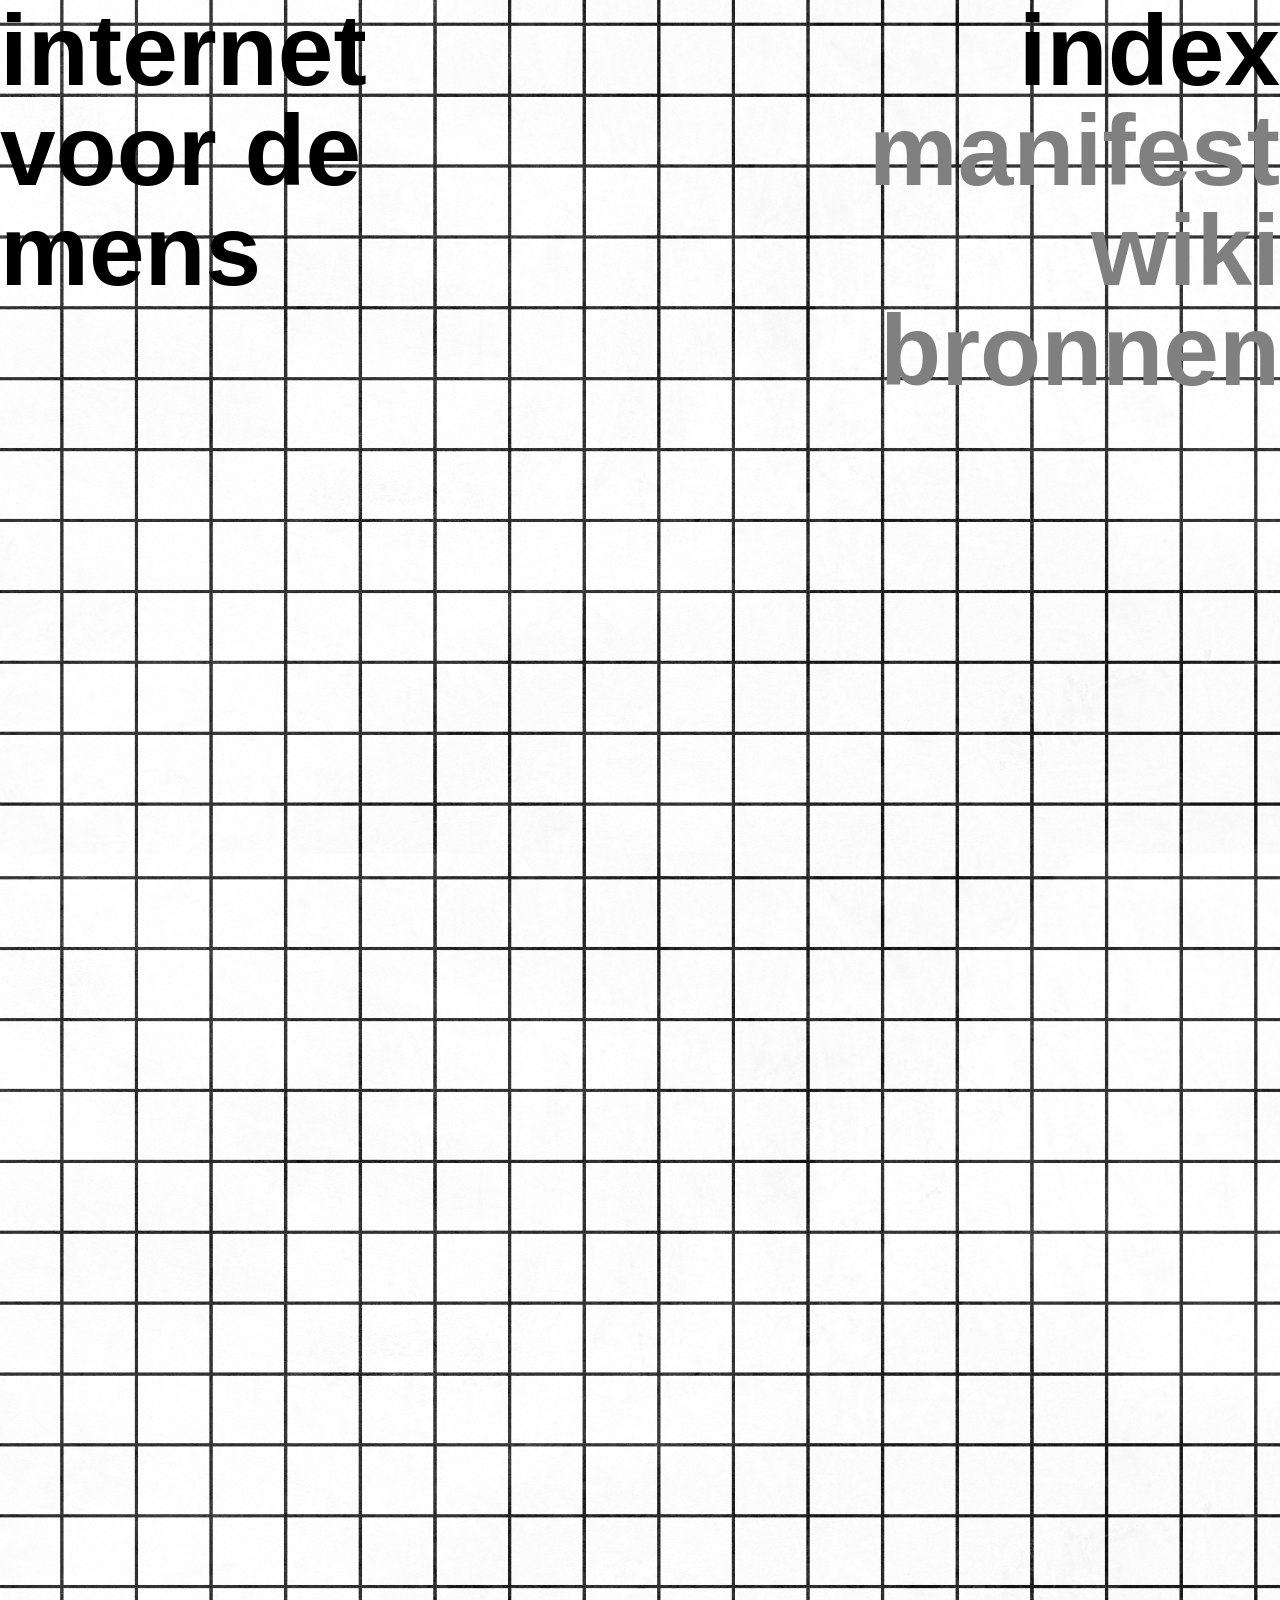
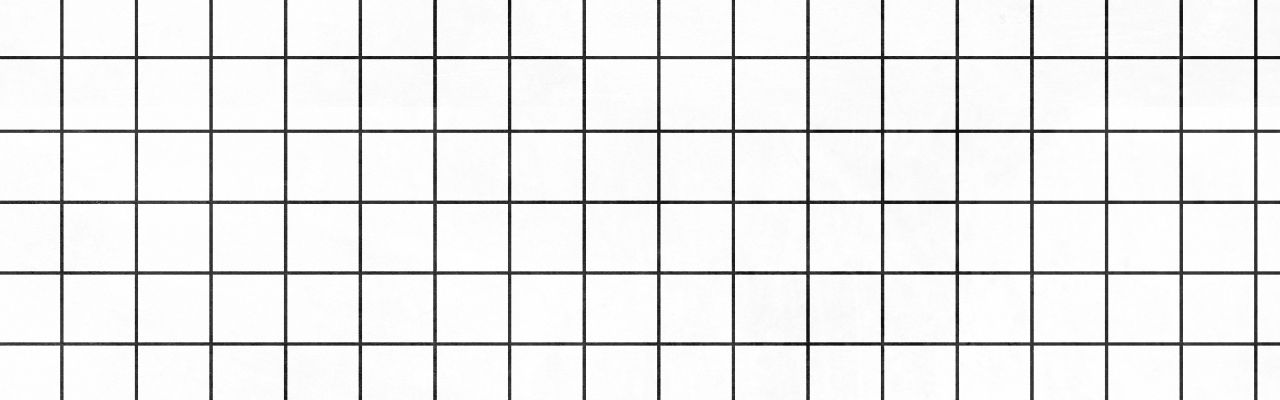
<file: index.html>
<!DOCTYPE html>
<html lang="en">
<head>
    <meta charset="UTF-8">
    <meta name="viewport" content="width=device-width, initial-scale=1.0">
    <title>internetVOORdemens</title>
<link rel="stylesheet" href="style/style.css"></head>

<body>

<header class="heading">
   <h1>
        internet<br>
        voor de<br>
        mens
    </h1>

 



    <nav>
        <h2><a href="index.html"class="active">index</a></h2>
        <h2><a href="manifest.html" >manifest</a></h2>
        <h2><a href="wiki.html">wiki</a></h2>
        <h2><a href="bronnen.html">bronnen</a></h2>

    </nav>
</header>


  

</body>
</html>
</file>
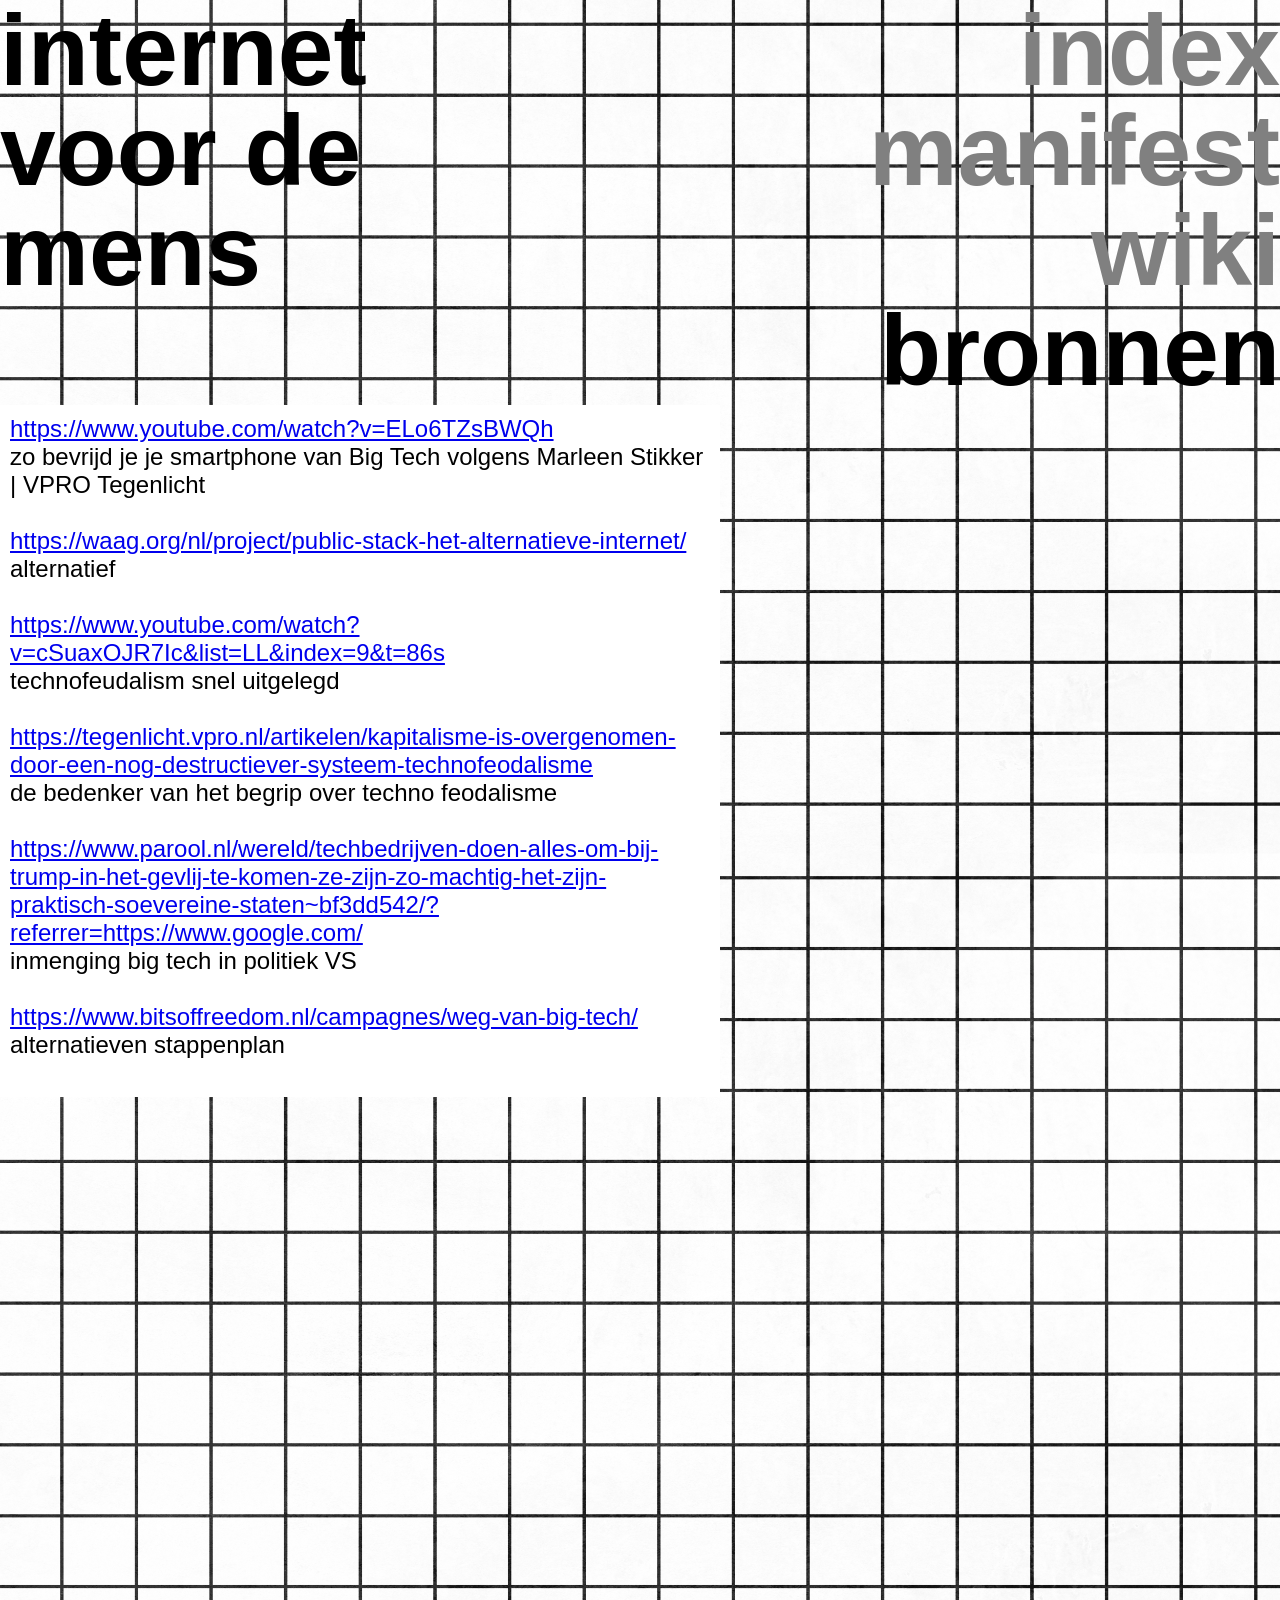
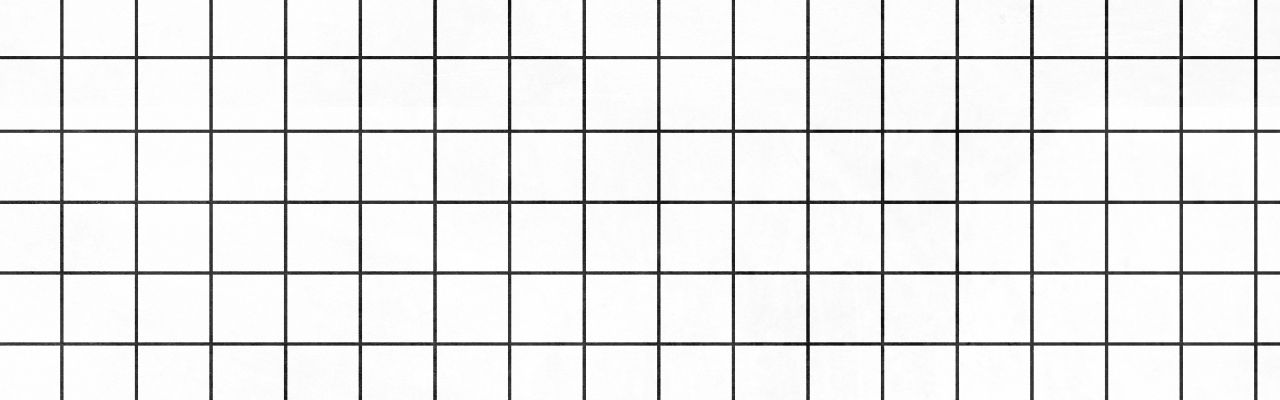
<file: bronnen.html>
<!DOCTYPE html>
<html lang="en">
<head>
    <meta charset="UTF-8">
    <meta name="viewport" content="width=device-width, initial-scale=1.0">
    <title>internetVOORdemens</title>
<link rel="stylesheet" href="style/style.css"></head>

<body>
<header class="heading">
   <h1>
        internet<br>
        voor de<br>
        mens
    </h1>

    <nav>

        <h2><a href="index.html">index</a></h2>
        <h2><a href="manifest.html" >manifest</a></h2>
        <h2><a href="wiki.html">wiki</a></h2>
        <h2><a href="bronnen.html"class="active">bronnen</a></h2>

    </nav>

 
</header>

<main>
<p>
   <a href="https://www.youtube.com/watch?v=ELo6TZsBWQh">https://www.youtube.com/watch?v=ELo6TZsBWQh </a> <br>
    zo bevrijd je je smartphone van Big Tech volgens Marleen Stikker | VPRO Tegenlicht <br><br>

    <a href="https://waag.org/nl/project/public-stack-het-alternatieve-internet/">https://waag.org/nl/project/public-stack-het-alternatieve-internet/</a> <br>
alternatief <br><br>

<a href="https://www.youtube.com/watch?v=cSuaxOJR7Ic&list=LL&index=9&t=86s ">https://www.youtube.com/watch?v=cSuaxOJR7Ic&list=LL&index=9&t=86s </a><br>

technofeudalism snel uitgelegd <br><br>


<a href="https://tegenlicht.vpro.nl/artikelen/kapitalisme-is-overgenomen-door-een-nog-destructiever-systeem-technofeodalisme">https://tegenlicht.vpro.nl/artikelen/kapitalisme-is-overgenomen-door-een-nog-destructiever-systeem-technofeodalisme</a><br>
de bedenker van het begrip over techno feodalisme <br><br>

<a href="https://www.parool.nl/wereld/techbedrijven-doen-alles-om-bij-trump-in-het-gevlij-te-komen-ze-zijn-zo-machtig-het-zijn-praktisch-soevereine-staten~bf3dd542/?referrer=https://www.google.com/">https://www.parool.nl/wereld/techbedrijven-doen-alles-om-bij-trump-in-het-gevlij-te-komen-ze-zijn-zo-machtig-het-zijn-praktisch-soevereine-staten~bf3dd542/?referrer=https://www.google.com/</a> <br>
inmenging big tech in politiek VS <br><br>


<a href="https://www.bitsoffreedom.nl/campagnes/weg-van-big-tech/">https://www.bitsoffreedom.nl/campagnes/weg-van-big-tech/</a> <br>
alternatieven stappenplan <br><br>

</p>
</main>

</body>
</html>
</file>
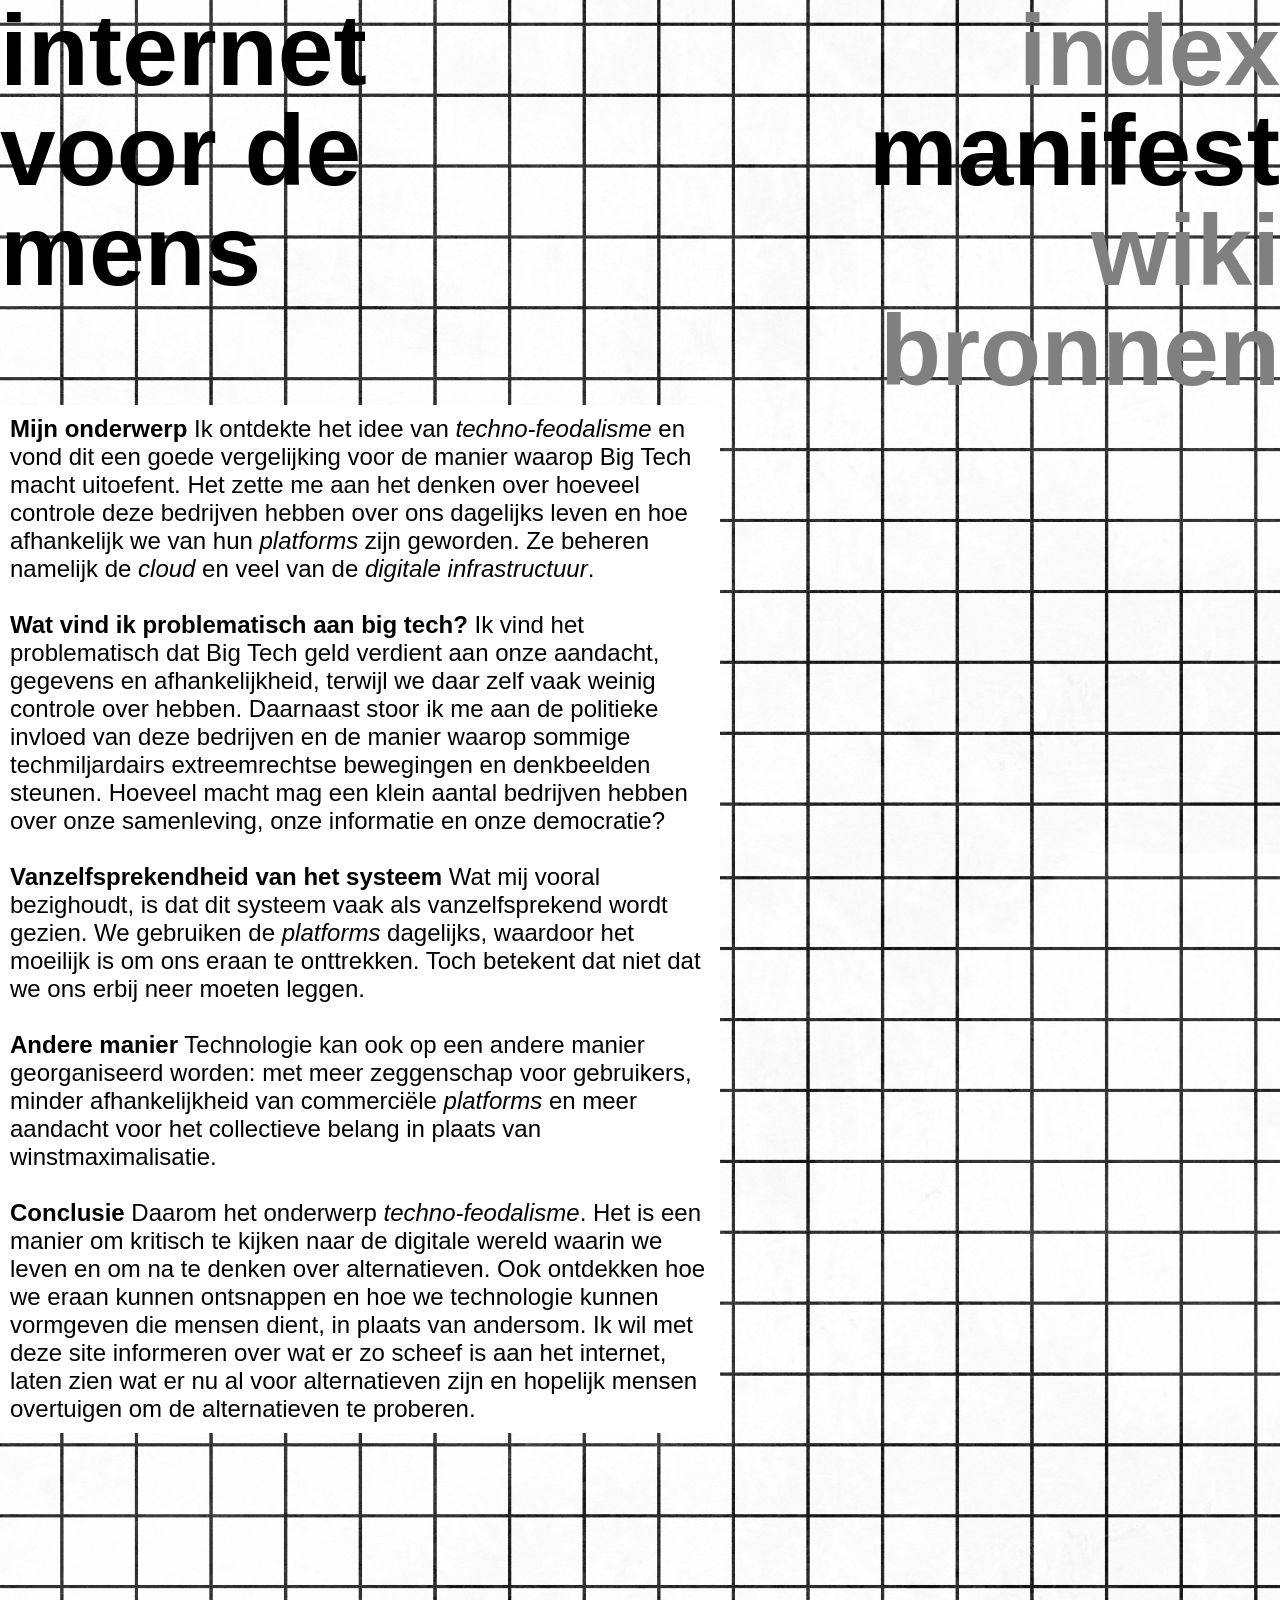
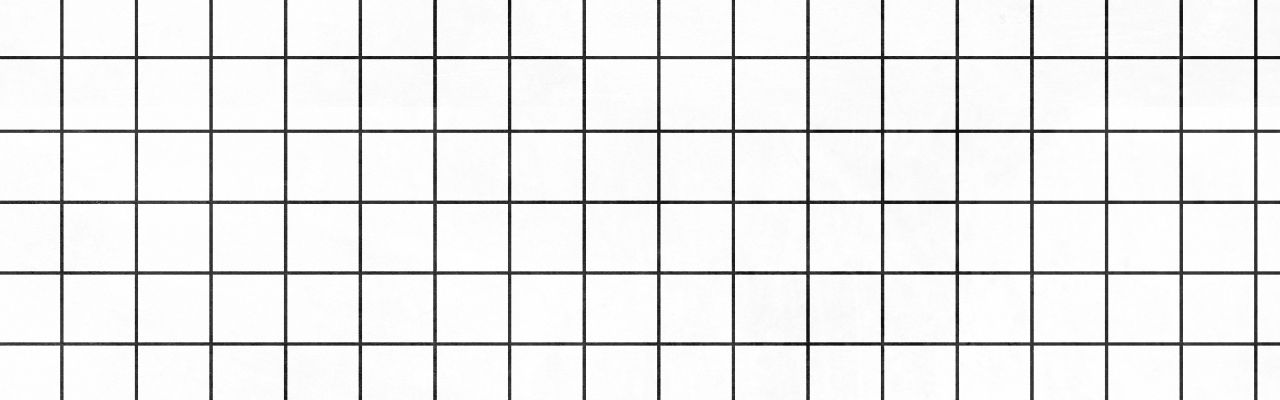
<file: manifest.html>
<!DOCTYPE html>
<html lang="en">
<head>
    <meta charset="UTF-8">
    <meta name="viewport" content="width=device-width, initial-scale=1.0">
    <title>internetVOORdemens</title>
<link rel="stylesheet" href="style/style.css"></head>


<body>
<header class="heading">
<h1>
        internet<br>
        voor de<br>
        mens
    </h1>

 

    <nav>
        <h2><a href="index.html">index</a></h2>
        <h2><a href="manifest.html" class="active">manifest</a></h2>
        <h2><a href="wiki.html">wiki</a></h2>
        <h2><a href="bronnen.html">bronnen</a></h2>

    </nav>
</header>

<p><strong>Mijn onderwerp</strong>

Ik ontdekte het idee van <em>techno-feodalisme</em> en vond dit een goede vergelijking voor de manier waarop Big Tech macht uitoefent. Het zette me aan het denken over hoeveel controle deze bedrijven hebben over ons dagelijks leven en hoe afhankelijk we van hun <em>platforms</em> zijn geworden. Ze beheren namelijk de <em>cloud</em> en veel van de <em>digitale infrastructuur</em>. <br><br> <strong>Wat vind ik problematisch aan big tech?</strong>

Ik vind het problematisch dat Big Tech geld verdient aan onze aandacht, gegevens en afhankelijkheid, terwijl we daar zelf vaak weinig controle over hebben. Daarnaast stoor ik me aan de politieke invloed van deze bedrijven en de manier waarop sommige techmiljardairs extreemrechtse bewegingen en denkbeelden steunen. Hoeveel macht mag een klein aantal bedrijven hebben over onze samenleving, onze informatie en onze democratie? <br><br>

     <strong>Vanzelfsprekendheid van het systeem</strong>


Wat mij vooral bezighoudt, is dat dit systeem vaak als vanzelfsprekend wordt gezien. We gebruiken de <em>platforms</em> dagelijks, waardoor het moeilijk is om ons eraan te onttrekken. Toch betekent dat niet dat we ons erbij neer moeten leggen.

<br><br> <strong>Andere manier</strong>

Technologie kan ook op een andere manier georganiseerd worden: met meer zeggenschap voor gebruikers, minder afhankelijkheid van commerciële <em>platforms</em> en meer aandacht voor het collectieve belang in plaats van winstmaximalisatie.

<br><br> <strong>Conclusie</strong> Daarom het onderwerp <em>techno-feodalisme</em>. Het is een manier om kritisch te kijken naar de digitale wereld waarin we leven en om na te denken over alternatieven. Ook ontdekken hoe we eraan kunnen ontsnappen en hoe we technologie kunnen vormgeven die mensen dient, in plaats van andersom. Ik wil met deze site informeren over wat er zo scheef is aan het internet, laten zien wat er nu al voor alternatieven zijn en hopelijk mensen overtuigen om de alternatieven te proberen.

</p>
</body>
</html>
</file>
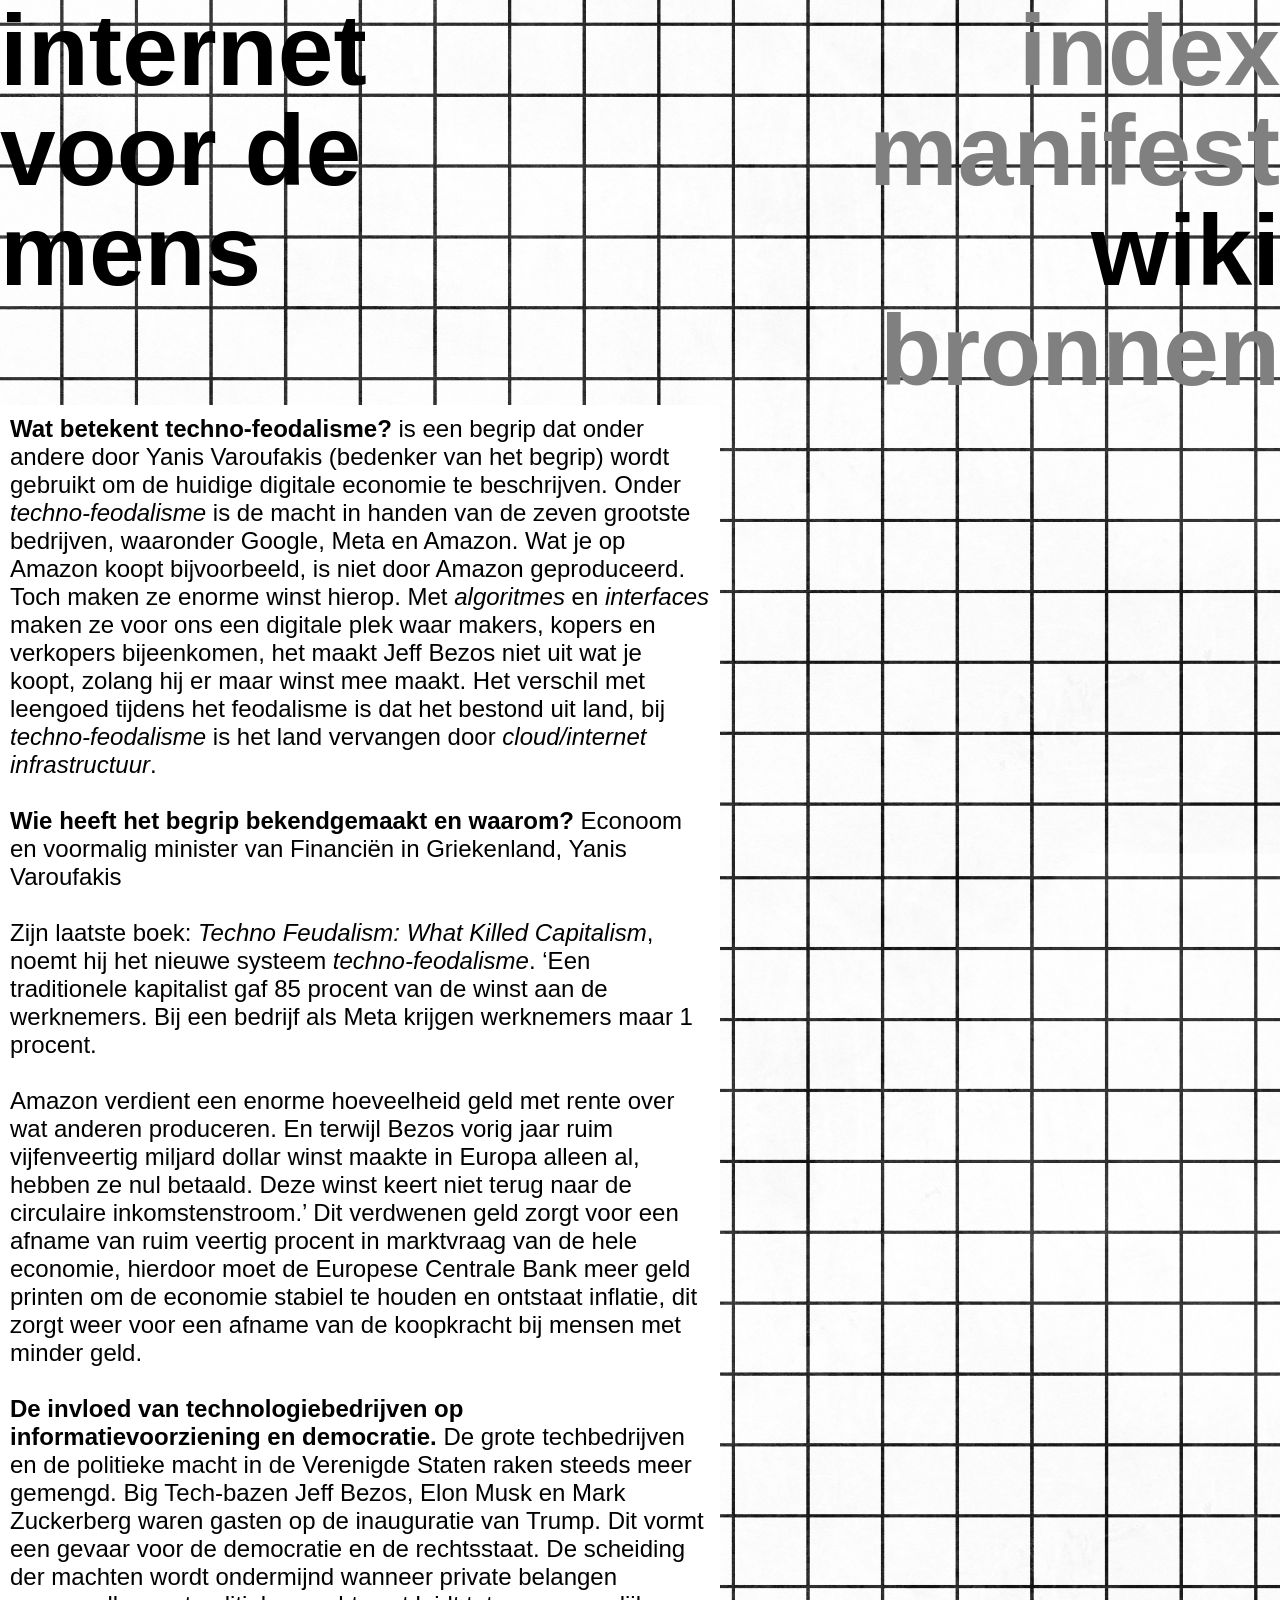
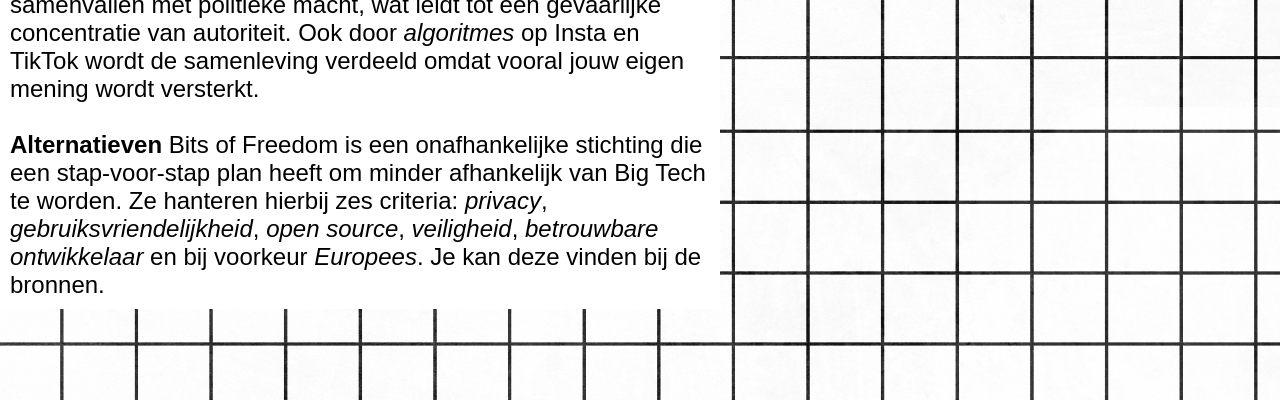
<file: wiki.html>
<!DOCTYPE html>
<html lang="en">
<head>
    <meta charset="UTF-8">
    <meta name="viewport" content="width=device-width, initial-scale=1.0">
    <title>internetVOORdemens</title>
<link rel="stylesheet" href="style/style.css"></head>

<body>
 <header class="heading">
  <h1>
        internet<br>
        voor de<br>
        mens
    </h1>


    <nav>
        <h2><a href="index.html">index</a></h2>
        <h2><a href="manifest.html" >manifest</a></h2>
        <h2><a href="wiki.html"class="active">wiki</a></h2>
        <h2><a href="bronnen.html">bronnen</a></h2>

    </nav>
 </header>

<main>
<p><strong>Wat betekent techno-feodalisme? </strong> is een begrip dat onder andere door Yanis Varoufakis (bedenker van het begrip) wordt gebruikt om de huidige digitale economie te beschrijven. Onder <em>techno-feodalisme</em> is de macht in handen van de zeven grootste bedrijven, waaronder Google, Meta en Amazon. Wat je op Amazon koopt bijvoorbeeld, is niet door Amazon geproduceerd. Toch maken ze enorme winst hierop. Met <em>algoritmes</em> en <em>interfaces</em> maken ze voor ons een digitale plek waar makers, kopers en verkopers bijeenkomen, het maakt Jeff Bezos niet uit wat je koopt, zolang hij er maar winst mee maakt. Het verschil met leengoed tijdens het feodalisme is dat het bestond uit land, bij <em>techno-feodalisme</em> is het land vervangen door <em>cloud/internet infrastructuur</em>.<br><br>
<strong>Wie heeft het begrip bekendgemaakt en waarom?</strong>
Econoom en voormalig minister van Financiën in Griekenland, Yanis Varoufakis <br><br>
Zijn laatste boek: <em>Techno Feudalism: What Killed Capitalism</em>, noemt hij het nieuwe systeem <em>techno-feodalisme</em>. ‘Een traditionele kapitalist gaf 85 procent van de winst aan de werknemers. Bij een bedrijf als Meta krijgen werknemers maar 1 procent.
<br><br>
Amazon verdient een enorme hoeveelheid geld met rente over wat anderen produceren. En terwijl Bezos vorig jaar ruim vijfenveertig miljard dollar winst maakte in Europa alleen al, hebben ze nul betaald. Deze winst keert niet terug naar de circulaire inkomstenstroom.’ Dit verdwenen geld zorgt voor een afname van ruim veertig procent in marktvraag van de hele economie, hierdoor moet de Europese Centrale Bank meer geld printen om de economie stabiel te houden en ontstaat inflatie, dit zorgt weer voor een afname van de koopkracht bij mensen met minder geld.
<br><br>
<strong>De invloed van technologiebedrijven op informatievoorziening en democratie.</strong>
De grote techbedrijven en de politieke macht in de Verenigde Staten raken steeds meer gemengd. Big Tech-bazen Jeff Bezos, Elon Musk en Mark Zuckerberg waren gasten op de inauguratie van Trump. Dit vormt een gevaar voor de democratie en de rechtsstaat. De scheiding der machten wordt ondermijnd wanneer private belangen samenvallen met politieke macht, wat leidt tot een gevaarlijke concentratie van autoriteit. Ook door <em>algoritmes</em> op Insta en TikTok wordt de samenleving verdeeld omdat vooral jouw eigen mening wordt versterkt.

<br><br> <strong>Alternatieven</strong> Bits of Freedom is een onafhankelijke stichting die een stap-voor-stap plan heeft om minder afhankelijk van Big Tech te worden. Ze hanteren hierbij zes criteria: <em>privacy</em>, <em>gebruiksvriendelijkheid</em>, <em>open source</em>, <em>veiligheid</em>, <em>betrouwbare ontwikkelaar</em> en bij voorkeur <em>Europees</em>. Je kan deze vinden bij de bronnen.

</p>
</main>

</body>
</html>
</file>
<file: style/style.css>
body {
    background-image: url("blokjes.jpg");
    background-repeat: repeat-y;
    background-position: top center;
    background-size: 100% auto;
    min-height: 100vh;
    margin: 0;
    padding-top: 1

}
body {
    min-height: 2000px;
}


.heading {
    display: flex;
    justify-content: space-between;
    align-items: flex-start;
}

.heading h1,
.heading h2 {
    margin: 0;
}


h1{
    line-height: 1;
    margin: 0;

    font-family: Arial, Helvetica, sans-serif;
    font-size: 100px
    ;
}

h2 a{
        line-height: 1;
    margin: 0;
    font-family: Arial, Helvetica, sans-serif;
    font-size: 100px;
   color: grey;
  text-decoration: none;
    
}
h2 a.active {
  color: black;
}
h2 {
  text-align: right;
  margin-top: 0px;
}

p{
font-family: Arial, Helvetica, sans-serif;
font-size: 24px;
  background-color: white;
  color: black;
  padding: 10px;
  max-width: 700px;
  margin-top: 5px;
}
</file>
